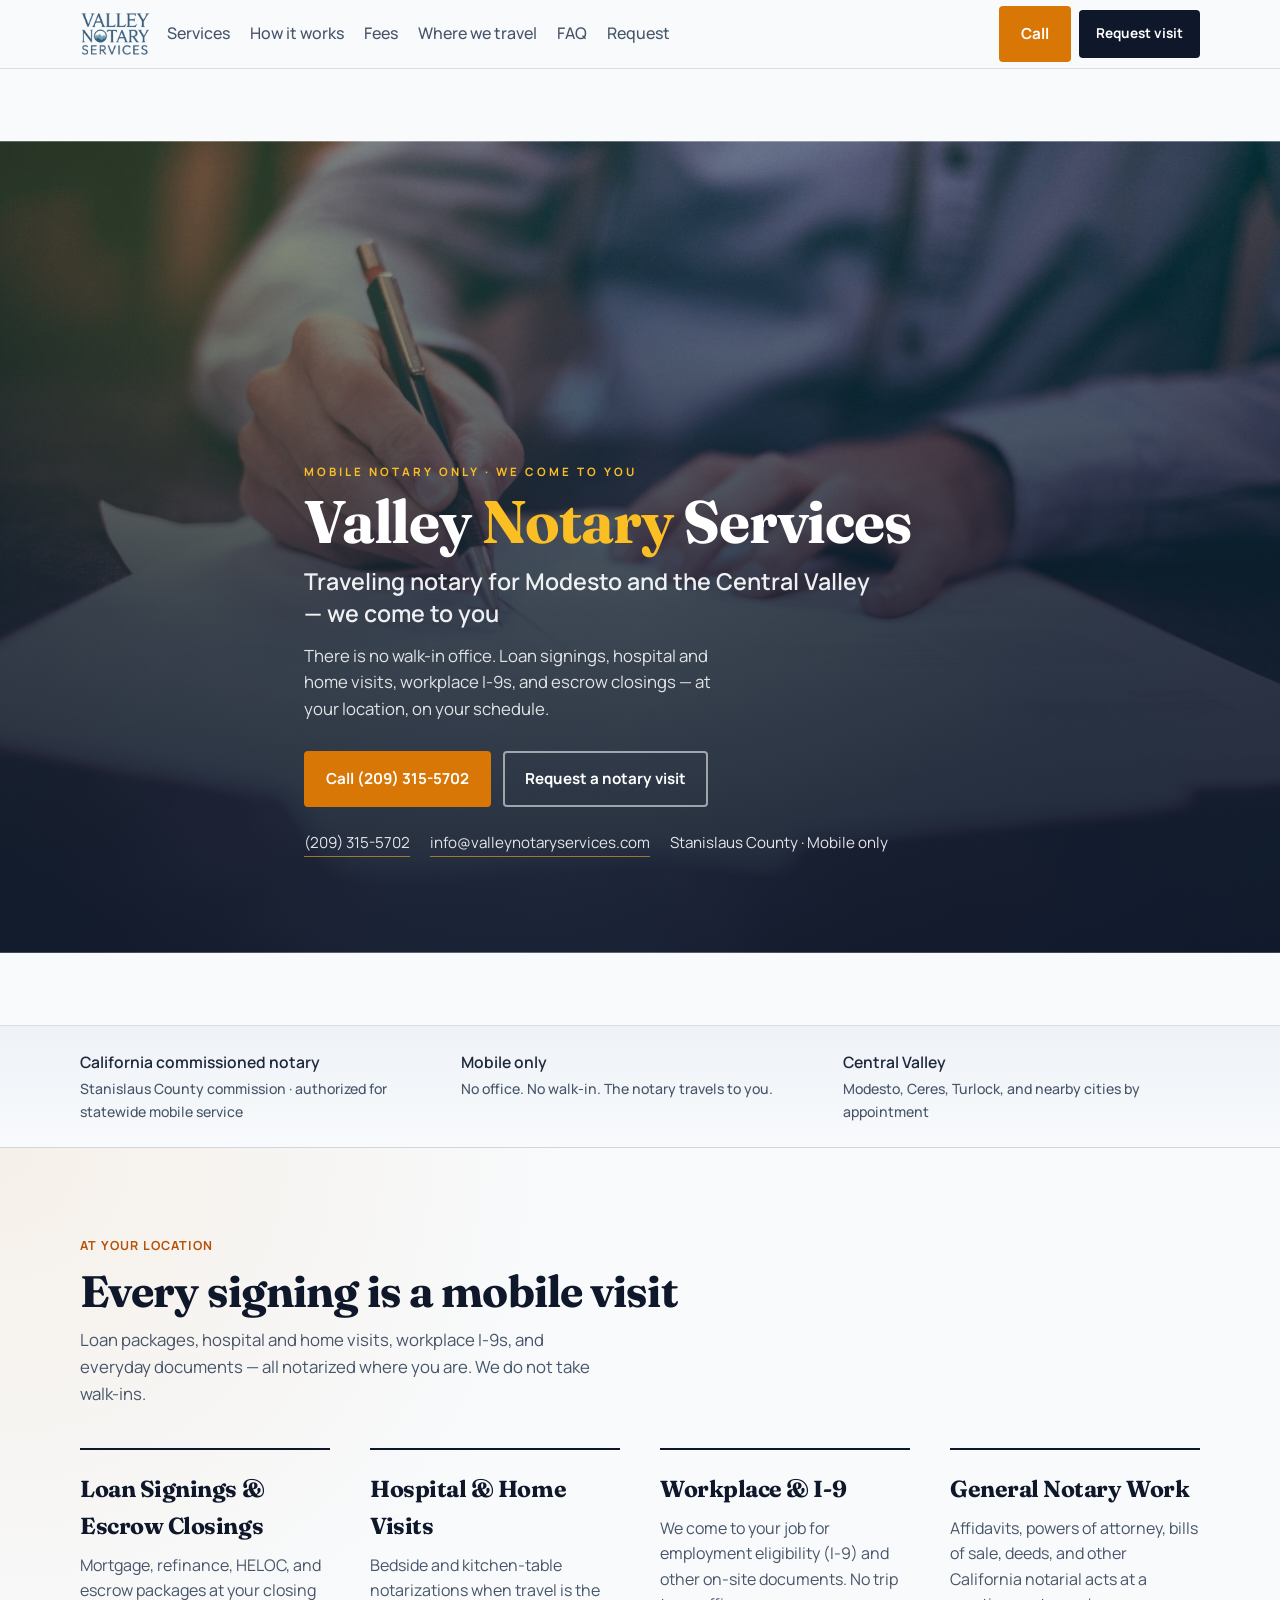
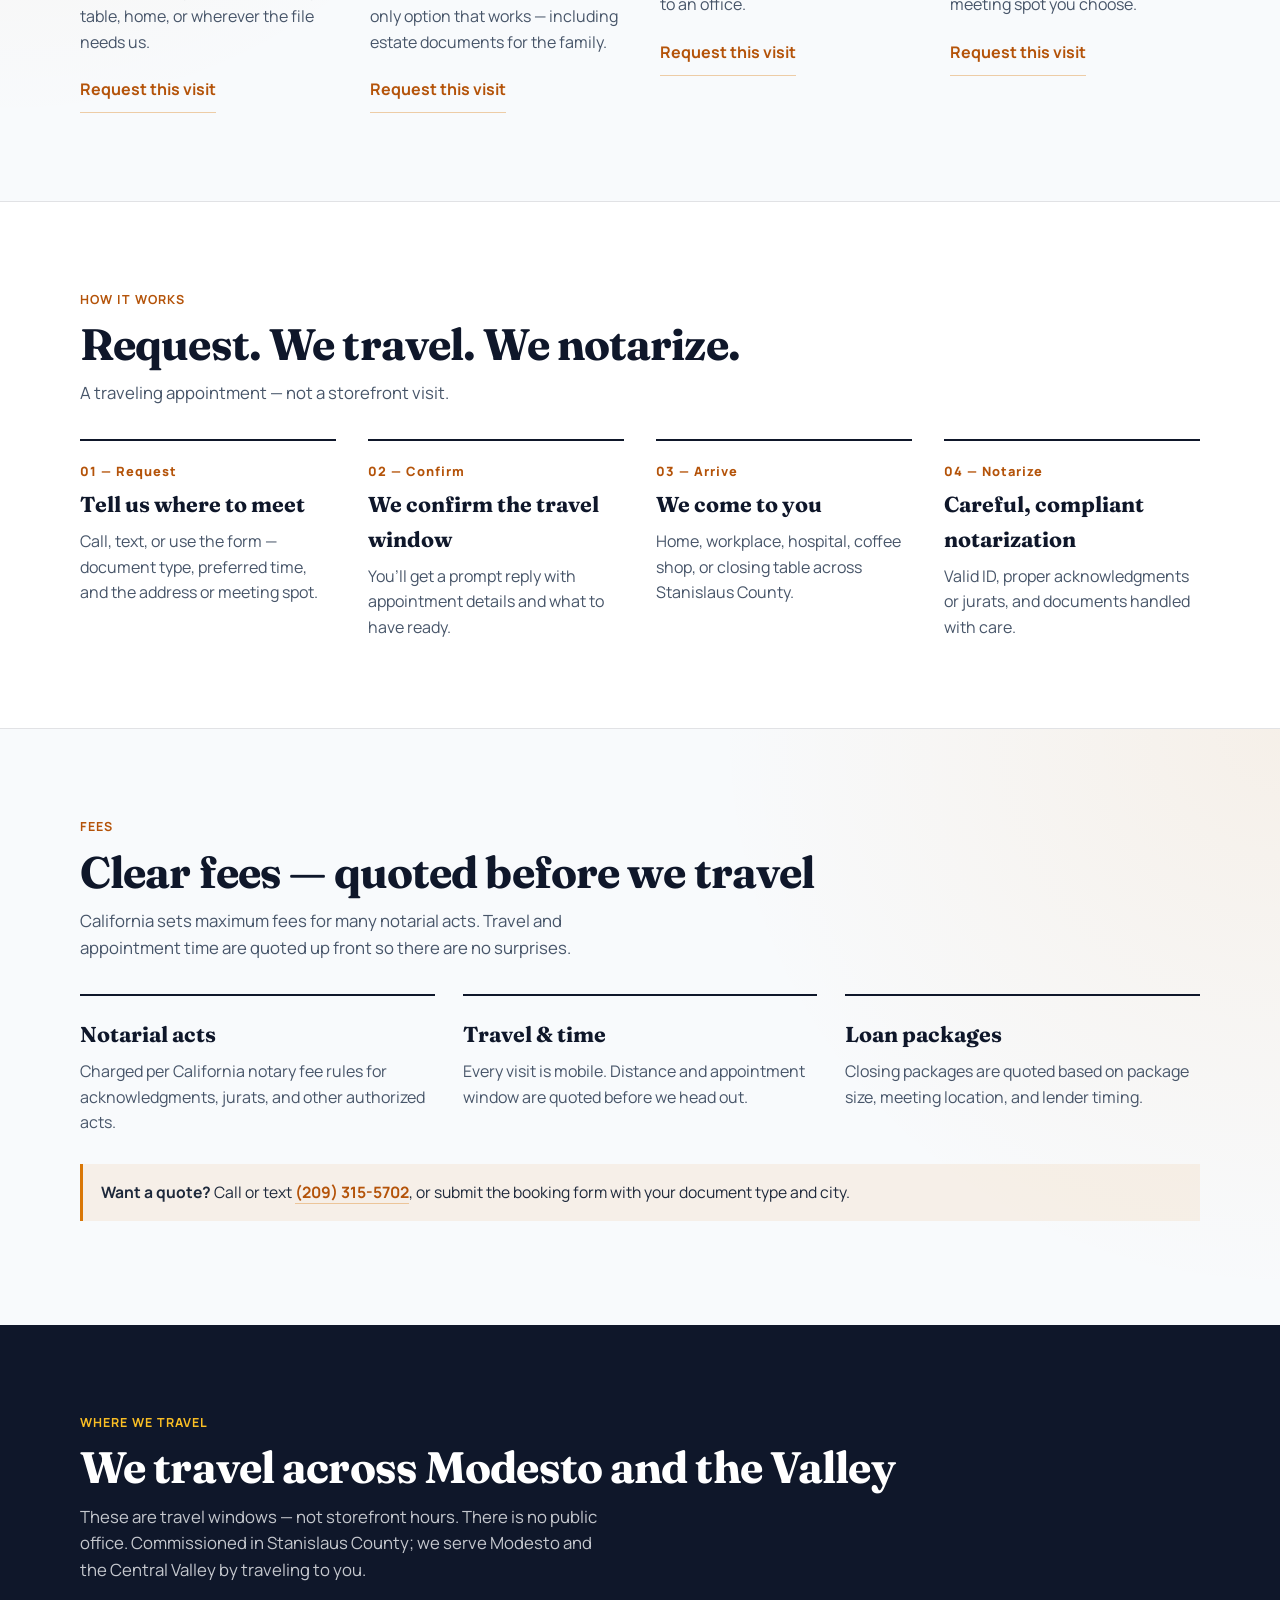
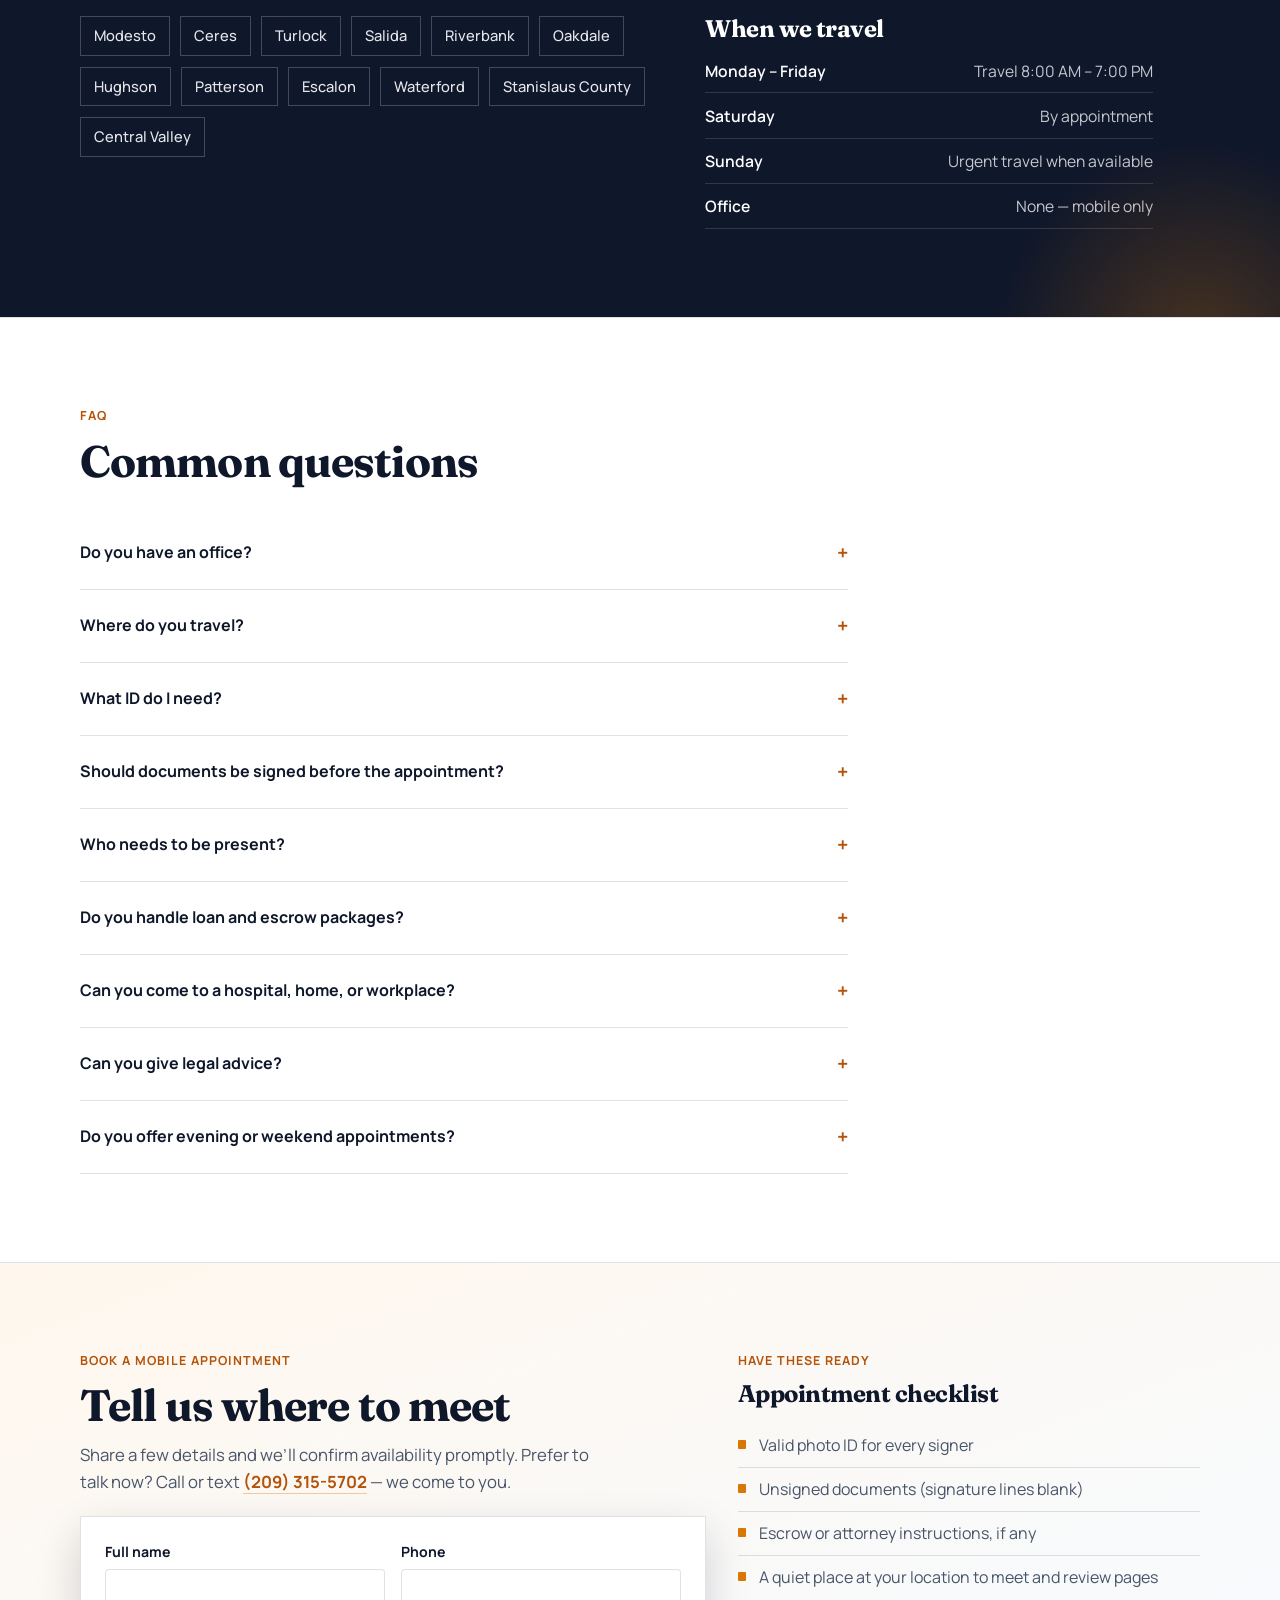
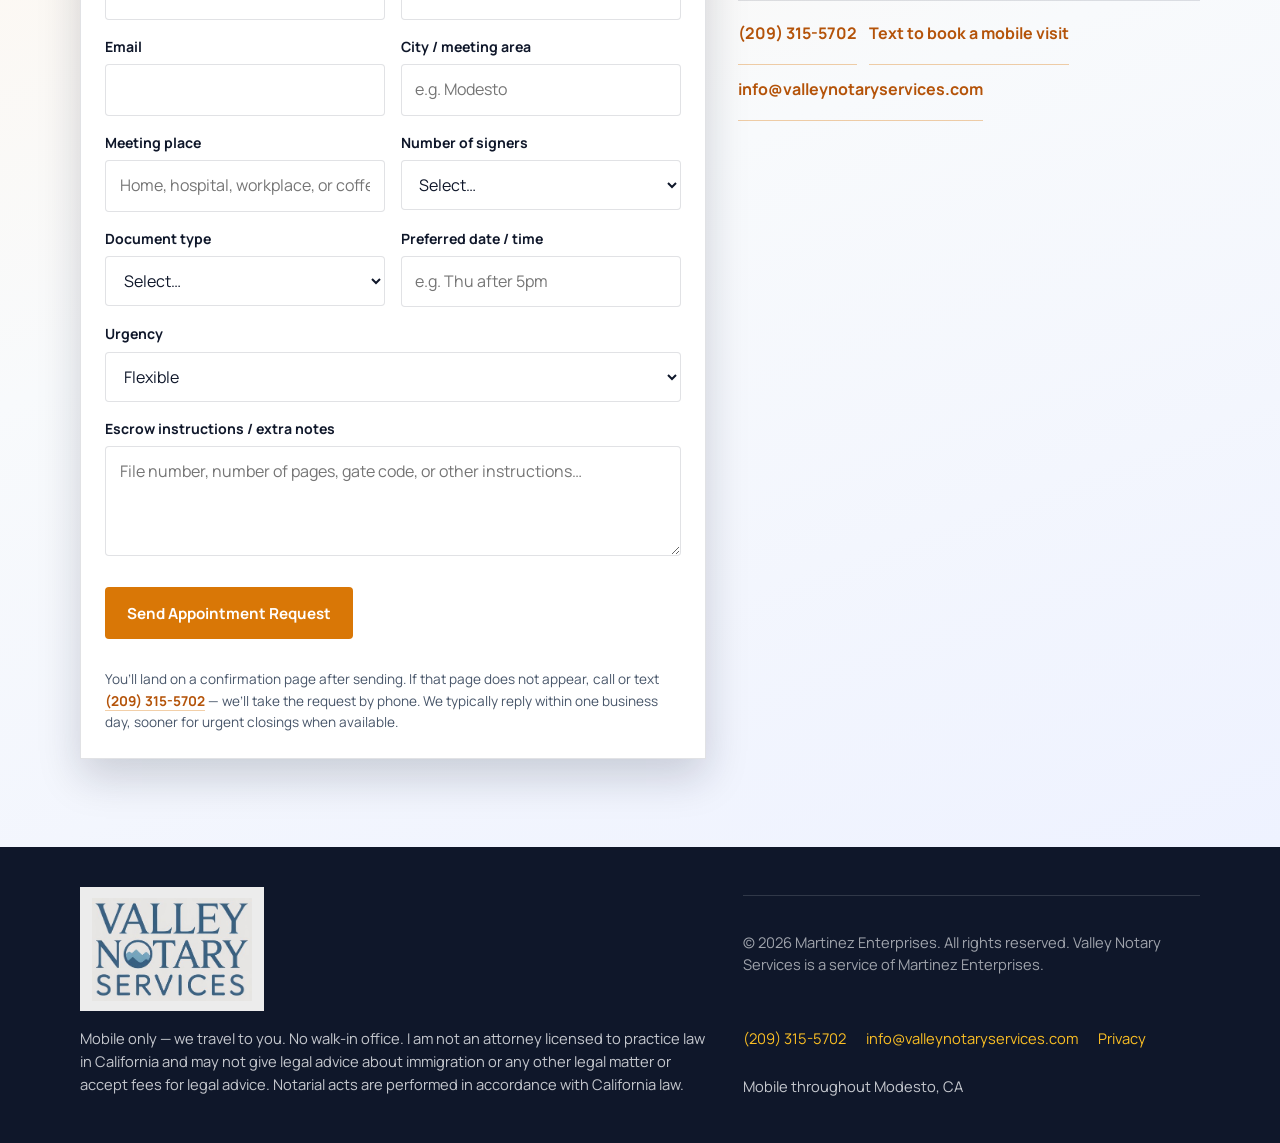
<file: index.html>
<!DOCTYPE html>
<html lang="en">
<head>
  <!-- build: jobs-ready-20260916b -->
  <meta charset="UTF-8" />
  <meta name="viewport" content="width=device-width, initial-scale=1.0" />
  <title>Valley Notary Services | Mobile Notary Only — We Come to You</title>
  <meta name="description" content="Mobile notary only — we come to you. Traveling California notary public for Modesto and Stanislaus County. Loan signings, hospital and home visits, workplace I-9s, and escrow closings at your location. No walk-in office. Call (209) 315-5702." />
  <meta name="robots" content="index, follow" />
  <meta name="theme-color" content="#0f172a" />
  <meta name="geo.region" content="US-CA" />
  <meta name="geo.placename" content="Modesto, California" />
  <link rel="canonical" href="https://valleynotaryservices.com/" />
  <link rel="icon" href="/favicon.svg" type="image/svg+xml" />
  <link rel="icon" href="/images/favicon-32.png" type="image/png" sizes="32x32" />
  <link rel="apple-touch-icon" href="/images/apple-touch-icon.png" />

  <meta property="og:type" content="website" />
  <meta property="og:url" content="https://valleynotaryservices.com/" />
  <meta property="og:title" content="Valley Notary Services | Mobile Notary Only — We Come to You" />
  <meta property="og:description" content="Traveling California notary for Modesto and the Central Valley. Loan signings, hospital and home visits, workplace I-9s, and escrow closings at your location. No walk-in office." />
  <meta property="og:image" content="https://valleynotaryservices.com/og-image.png" />
  <meta property="og:image:width" content="1200" />
  <meta property="og:image:height" content="630" />
  <meta property="og:locale" content="en_US" />
  <meta property="og:site_name" content="Valley Notary Services" />

  <meta name="twitter:card" content="summary_large_image" />
  <meta name="twitter:title" content="Valley Notary Services | Mobile Notary Only" />
  <meta name="twitter:description" content="Mobile notary only — we come to you. Loan signings, hospital and home visits, workplace I-9s, and escrow closings across Stanislaus County." />
  <meta name="twitter:image" content="https://valleynotaryservices.com/og-image.png" />

  <link rel="preconnect" href="https://fonts.googleapis.com" />
  <link rel="preconnect" href="https://fonts.gstatic.com" crossorigin />
  <link href="https://fonts.googleapis.com/css2?family=Fraunces:opsz,wght@9..144,500;9..144,700&family=Manrope:wght@400;500;600;700&display=swap" rel="stylesheet" />
  <meta property="og:image:alt" content="Valley Notary Services — mobile notary for Modesto and the Central Valley" />
  <link rel="stylesheet" href="/css/style.css?v=20260916b" />

  <script type="application/ld+json">
  {
    "@context": "https://schema.org",
    "@type": "Notary",
    "name": "Valley Notary Services",
    "url": "https://valleynotaryservices.com/",
    "logo": "https://valleynotaryservices.com/images/logo.png",
    "image": "https://valleynotaryservices.com/og-image.png",
    "description": "Mobile-only traveling California notary public. We come to you in Modesto, Stanislaus County, and the Central Valley. No walk-in office.",
    "email": "info@valleynotaryservices.com",
    "telephone": "+1-209-315-5702",
    "serviceType": "Mobile notary",
    "contactPoint": {
      "@type": "ContactPoint",
      "telephone": "+1-209-315-5702",
      "contactType": "customer service",
      "areaServed": "US-CA",
      "availableLanguage": "English"
    },
    "address": {
      "@type": "PostalAddress",
      "addressLocality": "Modesto",
      "addressRegion": "CA",
      "addressCountry": "US"
    },
    "areaServed": [
      {"@type": "City", "name": "Modesto"},
      {"@type": "City", "name": "Ceres"},
      {"@type": "City", "name": "Turlock"},
      {"@type": "City", "name": "Salida"},
      {"@type": "City", "name": "Riverbank"},
      {"@type": "City", "name": "Oakdale"},
      {"@type": "City", "name": "Hughson"},
      {"@type": "City", "name": "Patterson"},
      {"@type": "City", "name": "Escalon"},
      {"@type": "City", "name": "Waterford"},
      {"@type": "AdministrativeArea", "name": "Stanislaus County"},
      {"@type": "AdministrativeArea", "name": "Central Valley, California"}
    ],
    "openingHoursSpecification": [
      {
        "@type": "OpeningHoursSpecification",
        "dayOfWeek": ["Monday", "Tuesday", "Wednesday", "Thursday", "Friday"],
        "opens": "08:00",
        "closes": "19:00"
      }
    ],
    "parentOrganization": {
      "@type": "Organization",
      "name": "Martinez Enterprises"
    },
    "priceRange": "$$"
  }
  </script>
  <script type="application/ld+json">
  {
    "@context": "https://schema.org",
    "@type": "FAQPage",
    "mainEntity": [
      {
        "@type": "Question",
        "name": "Do you have an office?",
        "acceptedAnswer": {
          "@type": "Answer",
          "text": "No. Valley Notary Services is mobile only. There is no walk-in location. We meet you at home, your workplace, a hospital, a coffee shop, or the closing table."
        }
      },
      {
        "@type": "Question",
        "name": "Where do you travel?",
        "acceptedAnswer": {
          "@type": "Answer",
          "text": "Primarily Modesto, Ceres, Turlock, Salida, Riverbank, Oakdale, Hughson, Patterson, Escalon, Waterford, and the broader Stanislaus County / Central Valley area. Ask if your city is nearby — we confirm travel before booking."
        }
      },
      {
        "@type": "Question",
        "name": "What ID do I need?",
        "acceptedAnswer": {
          "@type": "Answer",
          "text": "Each signer must present valid, current photo identification that meets California notary requirements, such as a driver’s license, state ID, or passport. Bring original IDs — not photocopies."
        }
      },
      {
        "@type": "Question",
        "name": "Should documents be signed before the appointment?",
        "acceptedAnswer": {
          "@type": "Answer",
          "text": "No. Leave signature lines blank until the notary is present. Pre-signed documents typically cannot be notarized."
        }
      }
    ]
  }
  </script>
</head>
<body>
  <a class="skip-link" href="#main">Skip to content</a>

  <header class="site-header" id="top">
    <div class="wrap nav">
      <a class="brand" href="#top" aria-label="Valley Notary Services home">
        <img src="/images/logo.png" alt="Valley Notary Services" width="413" height="267" decoding="async" />
      </a>
      <nav class="nav-links" id="primary-nav" aria-label="Primary">
        <a href="#services">Services</a>
        <a href="#how-it-works">How it works</a>
        <a href="#fees">Fees</a>
        <a href="#area">Where we travel</a>
        <a href="#faq">FAQ</a>
        <a href="/request.html">Request</a>
      </nav>
      <div class="nav-actions">
        <a class="btn btn-primary nav-cta-call tap-target" href="tel:+12093155702" data-phone-href>Call</a>
        <a class="btn btn-dark nav-cta-desktop tap-target" href="/request.html">Request visit</a>
        <button type="button" class="nav-toggle" aria-label="Open menu" aria-expanded="false" aria-controls="primary-nav">
          <span></span><span></span><span></span>
        </button>
      </div>
    </div>
  </header>

  <main id="main">
    <section class="hero" aria-labelledby="hero-heading">
      <div class="hero-stage">
        <div class="hero-media" role="img" aria-label="Documents prepared for professional notarization"></div>
        <div class="wrap hero-content">
          <p class="hero-kicker">Mobile notary only · We come to you</p>
          <p class="hero-brand">Valley <span>Notary</span> Services</p>
          <h1 id="hero-heading">Traveling notary for Modesto and the Central Valley — we come to you</h1>
          <p class="hero-lead">There is no walk-in office. Loan signings, hospital and home visits, workplace I-9s, and escrow closings — at your location, on your schedule.</p>
          <div class="hero-actions">
            <a class="btn btn-primary tap-target" href="tel:+12093155702">Call (209) 315-5702</a>
            <a class="btn btn-secondary tap-target" href="/request.html">Request a notary visit</a>
          </div>
          <div class="hero-contact">
            <a href="tel:+12093155702" data-phone-href data-phone-label>(209) 315-5702</a>
            <a href="mailto:info@valleynotaryservices.com" data-email-href data-email-label>info@valleynotaryservices.com</a>
            <span>Stanislaus County · Mobile only</span>
          </div>
        </div>
      </div>
    </section>

    <div class="trust" aria-label="Why choose us">
      <div class="wrap trust-row">
        <div class="trust-item">California commissioned notary<span>Stanislaus County commission · authorized for statewide mobile service</span></div>
        <div class="trust-item">Mobile only<span>No office. No walk-in. The notary travels to you.</span></div>
        <div class="trust-item">Central Valley<span>Modesto, Ceres, Turlock, and nearby cities by appointment</span></div>
      </div>
    </div>

    <section class="services" id="services" aria-labelledby="services-heading">
      <div class="wrap">
        <div class="services-head">
          <p class="section-kicker">At your location</p>
          <h2 class="section-title" id="services-heading">Every signing is a mobile visit</h2>
          <p class="section-lead">Loan packages, hospital and home visits, workplace I-9s, and everyday documents — all notarized where you are. We do not take walk-ins.</p>
        </div>
        <div class="service-grid">
          <article class="service">
            <h3>Loan Signings &amp; Escrow Closings</h3>
            <p>Mortgage, refinance, HELOC, and escrow packages at your closing table, home, or wherever the file needs us.</p>
            <a class="service-book" href="/request.html?type=loan">Request this visit</a>
          </article>
          <article class="service">
            <h3>Hospital &amp; Home Visits</h3>
            <p>Bedside and kitchen-table notarizations when travel is the only option that works — including estate documents for the family.</p>
            <a class="service-book" href="/request.html?type=hospital">Request this visit</a>
          </article>
          <article class="service">
            <h3>Workplace &amp; I-9</h3>
            <p>We come to your job for employment eligibility (I-9) and other on-site documents. No trip to an office.</p>
            <a class="service-book" href="/request.html?type=i9">Request this visit</a>
          </article>
          <article class="service">
            <h3>General Notary Work</h3>
            <p>Affidavits, powers of attorney, bills of sale, deeds, and other California notarial acts at a meeting spot you choose.</p>
            <a class="service-book" href="/request.html?type=general">Request this visit</a>
          </article>
        </div>
      </div>
    </section>

    <section class="process" id="how-it-works" aria-labelledby="process-heading">
      <div class="wrap">
        <p class="section-kicker">How it works</p>
        <h2 class="section-title" id="process-heading">Request. We travel. We notarize.</h2>
        <p class="section-lead">A traveling appointment — not a storefront visit.</p>
        <ol class="process-grid">
          <li class="process-step">
            <span class="process-num">01 — Request</span>
            <h3>Tell us where to meet</h3>
            <p>Call, text, or use the form — document type, preferred time, and the address or meeting spot.</p>
          </li>
          <li class="process-step">
            <span class="process-num">02 — Confirm</span>
            <h3>We confirm the travel window</h3>
            <p>You’ll get a prompt reply with appointment details and what to have ready.</p>
          </li>
          <li class="process-step">
            <span class="process-num">03 — Arrive</span>
            <h3>We come to you</h3>
            <p>Home, workplace, hospital, coffee shop, or closing table across Stanislaus County.</p>
          </li>
          <li class="process-step">
            <span class="process-num">04 — Notarize</span>
            <h3>Careful, compliant notarization</h3>
            <p>Valid ID, proper acknowledgments or jurats, and documents handled with care.</p>
          </li>
        </ol>
      </div>
    </section>

    <section class="fees" id="fees" aria-labelledby="fees-heading">
      <div class="wrap">
        <p class="section-kicker">Fees</p>
        <h2 class="section-title" id="fees-heading">Clear fees — quoted before we travel</h2>
        <p class="section-lead">California sets maximum fees for many notarial acts. Travel and appointment time are quoted up front so there are no surprises.</p>
        <div class="fee-grid">
          <article class="fee-card">
            <h3>Notarial acts</h3>
            <p>Charged per California notary fee rules for acknowledgments, jurats, and other authorized acts.</p>
          </article>
          <article class="fee-card">
            <h3>Travel &amp; time</h3>
            <p>Every visit is mobile. Distance and appointment window are quoted before we head out.</p>
          </article>
          <article class="fee-card">
            <h3>Loan packages</h3>
            <p>Closing packages are quoted based on package size, meeting location, and lender timing.</p>
          </article>
        </div>
        <p class="fee-note"><strong>Want a quote?</strong> Call or text <a href="tel:+12093155702">(209) 315-5702</a>, or submit the booking form with your document type and city.</p>
      </div>
    </section>

    <section class="area" id="area" aria-labelledby="area-heading">
      <div class="wrap">
        <p class="section-kicker">Where we travel</p>
        <h2 class="section-title" id="area-heading">We travel across Modesto and the Valley</h2>
        <p class="section-lead">These are travel windows — not storefront hours. There is no public office. Commissioned in Stanislaus County; we serve Modesto and the Central Valley by traveling to you.</p>
        <div class="area-grid">
          <div>
            <ul class="city-list" aria-label="Cities we travel to">
              <li>Modesto</li>
              <li>Ceres</li>
              <li>Turlock</li>
              <li>Salida</li>
              <li>Riverbank</li>
              <li>Oakdale</li>
              <li>Hughson</li>
              <li>Patterson</li>
              <li>Escalon</li>
              <li>Waterford</li>
              <li>Stanislaus County</li>
              <li>Central Valley</li>
            </ul>
          </div>
          <div class="hours">
            <h3 class="section-title section-title-sm">When we travel</h3>
            <dl>
              <div>
                <dt>Monday – Friday</dt>
                <dd>Travel 8:00 AM – 7:00 PM</dd>
              </div>
              <div>
                <dt>Saturday</dt>
                <dd>By appointment</dd>
              </div>
              <div>
                <dt>Sunday</dt>
                <dd>Urgent travel when available</dd>
              </div>
              <div>
                <dt>Office</dt>
                <dd>None — mobile only</dd>
              </div>
            </dl>
          </div>
        </div>
      </div>
    </section>

    <section class="faq" id="faq" aria-labelledby="faq-heading">
      <div class="wrap">
        <p class="section-kicker">FAQ</p>
        <h2 class="section-title" id="faq-heading">Common questions</h2>
        <div class="faq-list">
          <details class="faq-item">
            <summary>Do you have an office?</summary>
            <p>No. Valley Notary Services is mobile only. There is no walk-in location. We meet you at home, your workplace, a hospital, a coffee shop, or the closing table.</p>
          </details>
          <details class="faq-item">
            <summary>Where do you travel?</summary>
            <p>Primarily Modesto, Ceres, Turlock, Salida, Riverbank, Oakdale, Hughson, Patterson, Escalon, Waterford, and the broader Stanislaus County / Central Valley area. Ask if your city is nearby — we’ll confirm travel before booking.</p>
          </details>
          <details class="faq-item">
            <summary>What ID do I need?</summary>
            <p>Each signer must present valid, current photo identification that meets California notary requirements (for example, a driver’s license, state ID, or passport). Bring original IDs — not photocopies.</p>
          </details>
          <details class="faq-item">
            <summary>Should documents be signed before the appointment?</summary>
            <p>No. Leave signature lines blank until the notary is present. Pre-signed documents typically cannot be notarized.</p>
          </details>
          <details class="faq-item">
            <summary>Who needs to be present?</summary>
            <p>Everyone who must sign or appear before the notary should be present with their ID. For some documents, witnesses may also be required — check your paperwork or ask your escrow officer or attorney.</p>
          </details>
          <details class="faq-item">
            <summary>Do you handle loan and escrow packages?</summary>
            <p>Yes. We complete mobile loan signings and real estate closing packages at your location, with careful attention to lender timelines and instructions.</p>
          </details>
          <details class="faq-item">
            <summary>Can you come to a hospital, home, or workplace?</summary>
            <p>Yes. Hospital, home, workplace, I-9, and other on-site visits are the core of this practice. Tell us the meeting spot when you book.</p>
          </details>
          <details class="faq-item">
            <summary>Can you give legal advice?</summary>
            <p>No. We are a California Notary Public, not an attorney. We cannot give legal advice or draft legal documents. We notarize documents you bring that are ready for a notarial act.</p>
          </details>
          <details class="faq-item">
            <summary>Do you offer evening or weekend appointments?</summary>
            <p>Weekdays we travel 8:00 AM–7:00 PM. Saturdays are by appointment; Sundays are limited to urgent travel when available. These are appointment windows, not office hours.</p>
          </details>
        </div>
      </div>
    </section>

    <section class="book" id="book" aria-labelledby="book-heading">
      <div class="wrap book-grid">
        <div>
          <p class="section-kicker">Book a mobile appointment</p>
          <h2 class="section-title" id="book-heading">Tell us where to meet</h2>
          <p class="section-lead" style="margin-bottom:1.25rem;">Share a few details and we’ll confirm availability promptly. Prefer to talk now? Call or text <a href="tel:+12093155702">(209) 315-5702</a> — we come to you.</p>

          <form
            class="book-form"
            id="booking-form"
            action="https://formsubmit.co/info@valleynotaryservices.com"
            method="POST"
            accept-charset="UTF-8"
          >
            <input type="hidden" name="_subject" value="Notary Appointment Request" />
            <input type="hidden" name="_next" value="https://valleynotaryservices.com/request-received.html" />
            <input type="hidden" name="_captcha" value="false" />
            <input type="hidden" name="_template" value="table" />
            <input type="hidden" name="_replyto" id="form-replyto" value="" />
            <input type="hidden" name="_autoresponse" value="Thank you for requesting a mobile notary visit with Valley Notary Services. We received your request and will confirm a meeting location typically within one business day (sooner for urgent closings when available). For same-day needs, call or text (209) 315-5702." />
            <div class="hp" aria-hidden="true">
              <label for="company">Company</label>
              <input type="text" name="_honey" id="company" tabindex="-1" autocomplete="off" />
            </div>

            <div class="form-grid">
              <div class="form-row">
                <div class="form-field">
                  <label for="name">Full name</label>
                  <input id="name" name="name" type="text" required autocomplete="name" />
                </div>
                <div class="form-field">
                  <label for="phone">Phone</label>
                  <input id="phone" name="phone" type="tel" required autocomplete="tel" />
                </div>
              </div>
              <div class="form-row">
                <div class="form-field">
                  <label for="email">Email</label>
                  <input id="email" name="email" type="email" required autocomplete="email" />
                </div>
                <div class="form-field">
                  <label for="city">City / meeting area</label>
                  <input id="city" name="city" type="text" required placeholder="e.g. Modesto" autocomplete="address-level2" />
                </div>
              </div>
              <div class="form-row">
                <div class="form-field">
                  <label for="meeting_location">Meeting place</label>
                  <input id="meeting_location" name="meeting_location" type="text" placeholder="Home, hospital, workplace, or coffee shop" autocomplete="street-address" />
                </div>
                <div class="form-field">
                  <label for="signers">Number of signers</label>
                  <select id="signers" name="signers">
                    <option value="">Select…</option>
                    <option>1</option>
                    <option>2</option>
                    <option>3</option>
                    <option>4+</option>
                  </select>
                </div>
              </div>
              <div class="form-row">
                <div class="form-field">
                  <label for="document_type">Document type</label>
                  <select id="document_type" name="document_type" required>
                    <option value="">Select…</option>
                    <option>Loan / real estate closing</option>
                    <option>Hospital / home visit</option>
                    <option>Workplace / I-9</option>
                    <option>Estate planning (will, trust, directive)</option>
                    <option>Power of attorney</option>
                    <option>Affidavit / general notary</option>
                    <option>Deed / bill of sale</option>
                    <option>Other</option>
                  </select>
                </div>
                <div class="form-field">
                  <label for="preferred_time">Preferred date / time</label>
                  <input id="preferred_time" name="preferred_time" type="text" required placeholder="e.g. Thu after 5pm" />
                </div>
              </div>
              <div class="form-field">
                <label for="urgency">Urgency</label>
                <select id="urgency" name="urgency">
                  <option>Flexible</option>
                  <option>Within a few days</option>
                  <option>Same day / urgent</option>
                </select>
              </div>
              <div class="form-field">
                <label for="notes">Escrow instructions / extra notes</label>
                <textarea id="notes" name="notes" placeholder="File number, number of pages, gate code, or other instructions…"></textarea>
              </div>
              <div class="form-actions">
                <button type="submit" class="btn btn-primary tap-target">Send Appointment Request</button>
              </div>
              <p class="form-note">You’ll land on a confirmation page after sending. If that page does not appear, call or text <a href="tel:+12093155702">(209) 315-5702</a> — we’ll take the request by phone. We typically reply within one business day, sooner for urgent closings when available.</p>
            </div>
          </form>
        </div>

        <aside class="book-aside" aria-label="Appointment checklist">
          <p class="section-kicker">Have these ready</p>
          <h3 class="section-title section-title-sm">Appointment checklist</h3>
          <ul class="checklist">
            <li>Valid photo ID for every signer</li>
            <li>Unsigned documents (signature lines blank)</li>
            <li>Escrow or attorney instructions, if any</li>
            <li>A quiet place at your location to meet and review pages</li>
          </ul>
          <div class="contact-links">
            <a class="tap-target" href="tel:+12093155702" data-phone-href data-phone-label>(209) 315-5702</a>
            <a class="tap-target" href="sms:+12093155702?body=Hi%20%E2%80%94%20I%27d%20like%20to%20book%20a%20mobile%20notary%20appointment." data-sms-href>Text to book a mobile visit</a>
            <a class="tap-target" href="mailto:info@valleynotaryservices.com" data-email-href data-email-label>info@valleynotaryservices.com</a>
          </div>
        </aside>
      </div>
    </section>
  </main>

  <footer class="site-footer">
    <div class="wrap footer-grid">
      <div>
        <div class="footer-brand">
          <img src="/images/logo-light.png" alt="Valley Notary Services" width="413" height="267" loading="lazy" decoding="async" />
        </div>
        <p class="footer-disclaimer">
          Mobile only — we travel to you. No walk-in office. I am not an attorney licensed to practice law in California and may not give legal advice about immigration or any other legal matter or accept fees for legal advice. Notarial acts are performed in accordance with California law.
        </p>
      </div>
      <div class="footer-meta">
        <p class="footer-copy">&copy; <span id="year">2026</span> Martinez Enterprises. All rights reserved. Valley Notary Services is a service of Martinez Enterprises.</p>
        <div class="footer-links">
          <a href="tel:+12093155702">(209) 315-5702</a>
          <a href="mailto:info@valleynotaryservices.com">info@valleynotaryservices.com</a>
          <a href="/privacy.html">Privacy</a>
          <span>Mobile throughout Modesto, CA</span>
        </div>
      </div>
    </div>
  </footer>

  <div class="sticky-cta" role="region" aria-label="Quick contact">
    <a href="tel:+12093155702" class="tap-target" data-phone-href>Call</a>
    <a href="sms:+12093155702?body=Hi%20%E2%80%94%20I%27d%20like%20to%20book%20a%20mobile%20notary%20appointment." class="tap-target" data-sms-href>Text</a>
    <a href="#book" class="tap-target">Request</a>
  </div>

  <script src="/js/site-config.js?v=20260916b"></script>
  <script src="/js/main.js?v=20260916b"></script>
</body>
</html>
</file>
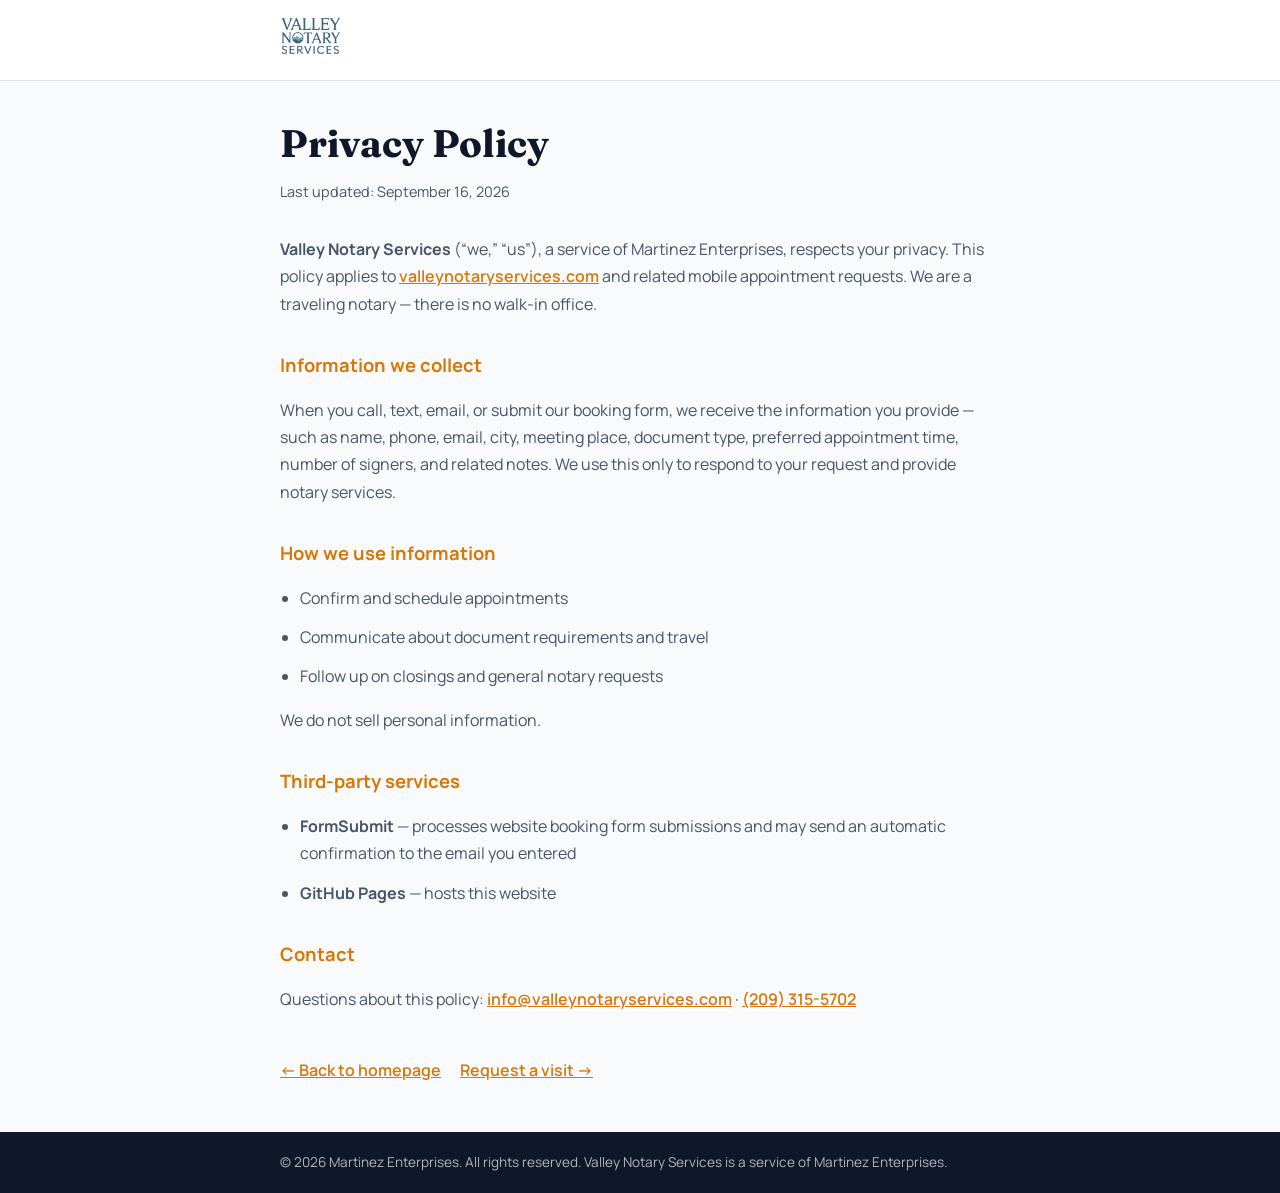
<file: privacy.html>
<!DOCTYPE html>
<html lang="en">
<head>
  <meta charset="UTF-8" />
  <meta name="viewport" content="width=device-width, initial-scale=1.0" />
  <title>Privacy Policy | Valley Notary Services</title>
  <meta name="description" content="Privacy policy for Valley Notary Services — how we handle contact and appointment information." />
  <meta name="robots" content="index, follow" />
  <link rel="canonical" href="https://valleynotaryservices.com/privacy.html" />
  <link rel="icon" href="/favicon.svg" type="image/svg+xml" />
  <link rel="icon" href="/images/favicon-32.png" type="image/png" sizes="32x32" />
  <link rel="apple-touch-icon" href="/images/apple-touch-icon.png" />
  <link rel="preconnect" href="https://fonts.googleapis.com" />
  <link rel="preconnect" href="https://fonts.gstatic.com" crossorigin />
  <link href="https://fonts.googleapis.com/css2?family=Fraunces:opsz,wght@9..144,700&family=Manrope:wght@400;600;700&display=swap" rel="stylesheet" />
  <style>
    :root {
      --navy: #0f172a;
      --gold: #d97706;
      --slate: #f8fafc;
      --muted: #475569;
      --line: rgba(15, 23, 42, 0.12);
      --font-display: "Fraunces", Georgia, serif;
      --font-body: "Manrope", "Segoe UI", sans-serif;
    }
    * { box-sizing: border-box; }
    body {
      margin: 0;
      font-family: var(--font-body);
      background: var(--slate);
      color: var(--navy);
      line-height: 1.7;
      min-height: 100vh;
      display: flex;
      flex-direction: column;
    }
    .top {
      background: #fff;
      border-bottom: 1px solid var(--line);
      padding: 1rem 0;
    }
    .wrap { width: min(100% - 2rem, 720px); margin-inline: auto; }
    .brand img { height: 2.5rem; width: auto; }
    main { flex: 1; padding: 2.5rem 0 3rem; }
    h1 {
      font-family: var(--font-display);
      font-size: clamp(1.85rem, 4vw, 2.4rem);
      margin: 0 0 0.5rem;
      line-height: 1.15;
    }
    .updated { color: var(--muted); font-size: 0.9rem; margin-bottom: 2rem; }
    h2 { font-size: 1.15rem; margin: 2rem 0 0.65rem; color: var(--gold); }
    p, li { color: var(--muted); margin-bottom: 0.75rem; }
    ul { padding-left: 1.25rem; }
    a { color: var(--gold); font-weight: 600; }
    .back { display: inline-block; margin-top: 2rem; }
    .site-footer {
      background: var(--navy);
      color: rgba(248, 250, 252, 0.7);
      padding: 1.25rem 0;
      font-size: 0.85rem;
      line-height: 1.5;
    }
    .site-footer p { margin: 0; color: inherit; }
  </style>
</head>
<body>
  <div class="top">
    <div class="wrap">
      <a class="brand" href="/">
        <img src="/images/logo.png" alt="Valley Notary Services" width="413" height="267" />
      </a>
    </div>
  </div>
  <main>
    <div class="wrap">
      <h1>Privacy Policy</h1>
      <p class="updated">Last updated: September 16, 2026</p>
      <p><strong>Valley Notary Services</strong> (“we,” “us”), a service of Martinez Enterprises, respects your privacy. This policy applies to <a href="https://valleynotaryservices.com/">valleynotaryservices.com</a> and related mobile appointment requests. We are a traveling notary — there is no walk-in office.</p>

      <h2>Information we collect</h2>
      <p>When you call, text, email, or submit our booking form, we receive the information you provide — such as name, phone, email, city, meeting place, document type, preferred appointment time, number of signers, and related notes. We use this only to respond to your request and provide notary services.</p>

      <h2>How we use information</h2>
      <ul>
        <li>Confirm and schedule appointments</li>
        <li>Communicate about document requirements and travel</li>
        <li>Follow up on closings and general notary requests</li>
      </ul>
      <p>We do not sell personal information.</p>

      <h2>Third-party services</h2>
      <ul>
        <li><strong>FormSubmit</strong> — processes website booking form submissions and may send an automatic confirmation to the email you entered</li>
        <li><strong>GitHub Pages</strong> — hosts this website</li>
      </ul>

      <h2>Contact</h2>
      <p>Questions about this policy: <a href="mailto:info@valleynotaryservices.com">info@valleynotaryservices.com</a> · <a href="tel:+12093155702">(209) 315-5702</a></p>

      <a class="back" href="/">← Back to homepage</a>
      <a class="back" href="/request.html" style="margin-left:1rem;">Request a visit →</a>
    </div>
  </main>
  <footer class="site-footer">
    <div class="wrap">
      <p>&copy; 2026 Martinez Enterprises. All rights reserved. Valley Notary Services is a service of Martinez Enterprises.</p>
    </div>
  </footer>
</body>
</html>
</file>
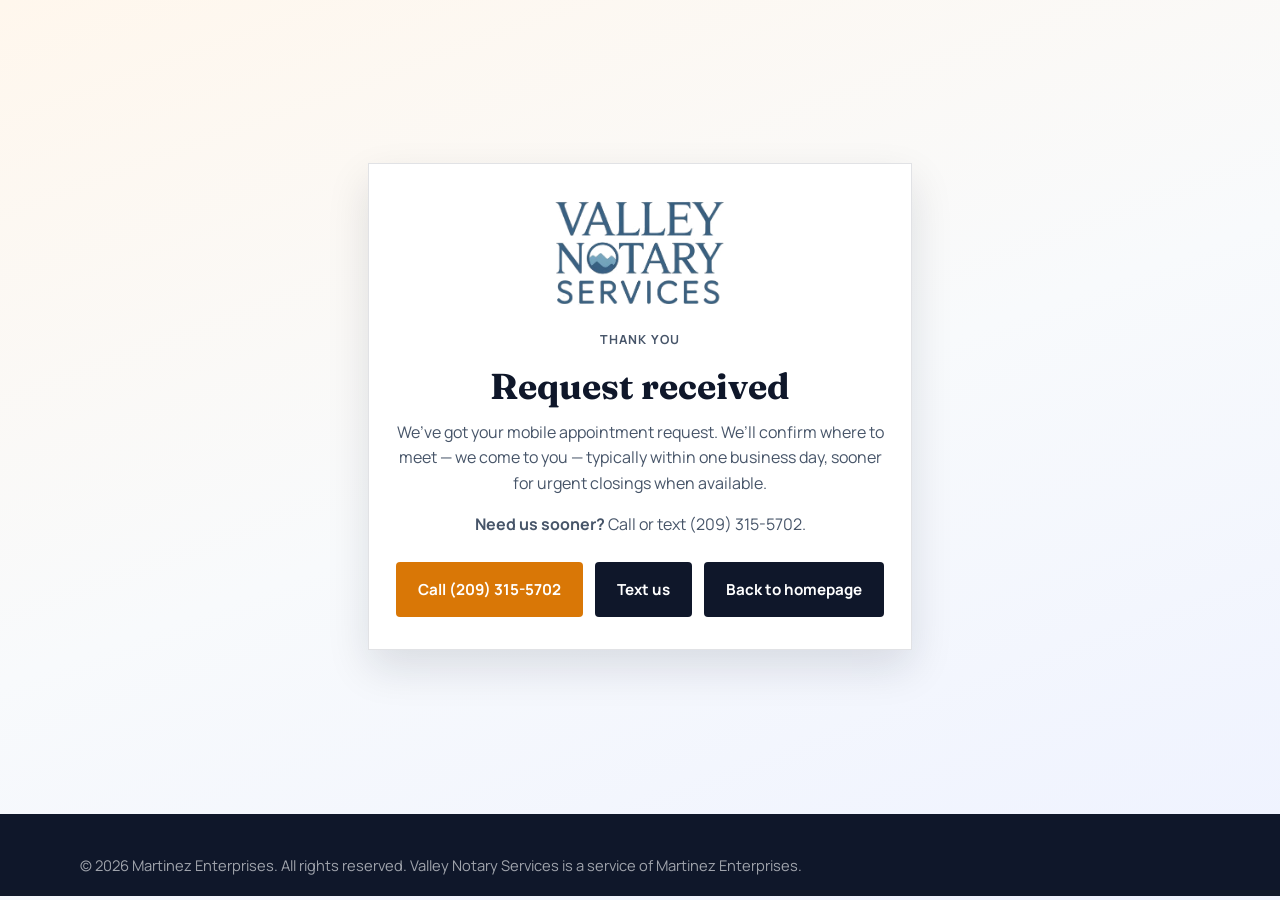
<file: request-received.html>
<!DOCTYPE html>
<html lang="en">
<head>
  <meta charset="UTF-8" />
  <meta name="viewport" content="width=device-width, initial-scale=1.0" />
  <meta name="robots" content="noindex" />
  <meta name="theme-color" content="#0f172a" />
  <title>Request Received | Valley Notary Services</title>
  <link rel="canonical" href="https://valleynotaryservices.com/request-received.html" />
  <link rel="icon" href="/favicon.svg" type="image/svg+xml" />
  <link rel="icon" href="/images/favicon-32.png" type="image/png" sizes="32x32" />
  <link rel="apple-touch-icon" href="/images/apple-touch-icon.png" />
  <link rel="preconnect" href="https://fonts.googleapis.com" />
  <link rel="preconnect" href="https://fonts.gstatic.com" crossorigin />
  <link href="https://fonts.googleapis.com/css2?family=Fraunces:opsz,wght@9..144,700&family=Manrope:wght@400;600;700&display=swap" rel="stylesheet" />
  <link rel="stylesheet" href="/css/style.css?v=20260916b" />
  <style>
    .confirm-page {
      min-height: 100vh;
      display: flex;
      flex-direction: column;
      background: linear-gradient(160deg, #fff7ed 0%, #f8fafc 50%, #eef2ff 100%);
      padding-bottom: 4.5rem;
    }
    .confirm-page .site-footer { padding-bottom: 1.25rem; margin-bottom: 0.25rem; }
    .confirm-main {
      flex: 1;
      display: grid;
      place-items: center;
      padding: 3rem 1rem;
    }
    .confirm-card {
      width: min(100%, 34rem);
      background: #fff;
      border: 1px solid rgba(15, 23, 42, 0.12);
      padding: 2rem 1.5rem;
      box-shadow: 0 18px 40px rgba(15, 23, 42, 0.12);
      text-align: center;
    }
    .confirm-card img {
      width: min(11rem, 60vw);
      height: auto;
      margin: 0 auto 1.25rem;
    }
    .confirm-card h1 {
      font-family: "Fraunces", Georgia, serif;
      font-size: clamp(1.75rem, 4vw, 2.25rem);
      color: #0f172a;
      margin: 0 0 0.75rem;
      line-height: 1.15;
    }
    .confirm-card p { color: #475569; margin: 0 0 1rem; overflow-wrap: break-word; }
    .confirm-actions {
      display: flex;
      flex-wrap: wrap;
      gap: 0.75rem;
      justify-content: center;
      margin-top: 1.5rem;
    }
    @media (min-width: 980px) {
      .confirm-page { padding-bottom: 0; }
    }
  </style>
</head>
<body class="confirm-page">
  <main class="confirm-main" id="main">
    <div class="confirm-card">
      <img src="/images/logo.png" alt="Valley Notary Services" width="413" height="267" />
      <p class="section-kicker">Thank you</p>
      <h1>Request received</h1>
      <p>We’ve got your mobile appointment request. We’ll confirm where to meet — we come to you — typically within one business day, sooner for urgent closings when available.</p>
      <p><strong>Need us sooner?</strong> Call or text <a href="tel:+12093155702">(209) 315-5702</a>.</p>
      <div class="confirm-actions">
        <a class="btn btn-primary tap-target" href="tel:+12093155702">Call (209) 315-5702</a>
        <a class="btn btn-dark tap-target" href="sms:+12093155702?body=Hi%20%E2%80%94%20following%20up%20on%20my%20notary%20request.">Text us</a>
        <a class="btn btn-dark tap-target" href="/">Back to homepage</a>
      </div>
    </div>
  </main>
  <footer class="site-footer">
    <div class="wrap">
      <p class="footer-copy" style="margin:0;border:0;padding:0;">&copy; 2026 Martinez Enterprises. All rights reserved. Valley Notary Services is a service of Martinez Enterprises.</p>
    </div>
  </footer>
  <div class="sticky-cta" role="region" aria-label="Quick contact">
    <a href="tel:+12093155702" class="tap-target">Call</a>
    <a href="sms:+12093155702?body=Hi%20%E2%80%94%20following%20up%20on%20my%20notary%20request." class="tap-target">Text</a>
    <a href="/" class="tap-target">Home</a>
  </div>
</body>
</html>
</file>
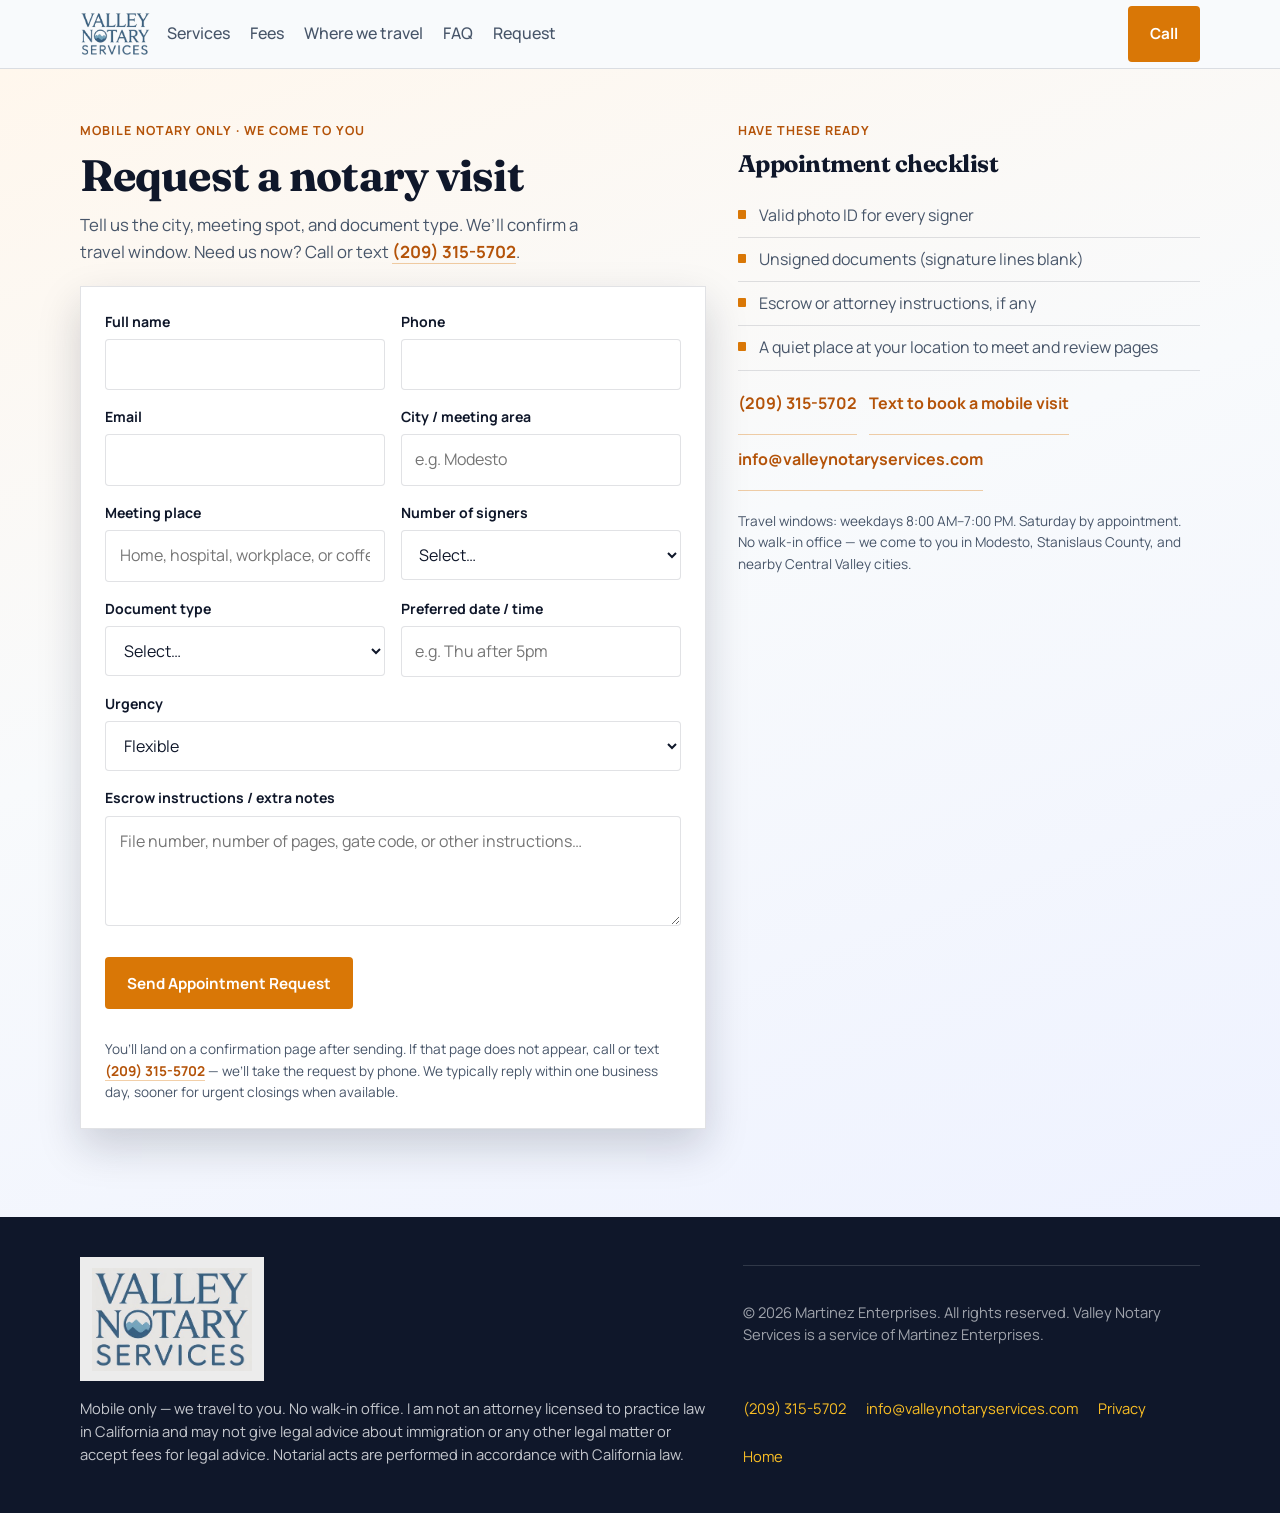
<file: request.html>
<!DOCTYPE html>
<html lang="en">
<head>
  <meta charset="UTF-8" />
  <meta name="viewport" content="width=device-width, initial-scale=1.0" />
  <title>Request a Mobile Notary Visit | Valley Notary Services</title>
  <meta name="description" content="Request a traveling notary in Modesto and Stanislaus County. We come to you — no walk-in office. Call (209) 315-5702 or send this form." />
  <meta name="robots" content="index, follow" />
  <meta name="theme-color" content="#0f172a" />
  <link rel="canonical" href="https://valleynotaryservices.com/request.html" />
  <link rel="icon" href="/favicon.svg" type="image/svg+xml" />
  <link rel="icon" href="/images/favicon-32.png" type="image/png" sizes="32x32" />
  <link rel="apple-touch-icon" href="/images/apple-touch-icon.png" />
  <meta property="og:type" content="website" />
  <meta property="og:url" content="https://valleynotaryservices.com/request.html" />
  <meta property="og:title" content="Request a Mobile Notary Visit | Valley Notary Services" />
  <meta property="og:description" content="Tell us where to meet. Traveling California notary for Modesto and the Central Valley. Call (209) 315-5702." />
  <meta property="og:image" content="https://valleynotaryservices.com/og-image.png" />
  <meta property="og:image:alt" content="Valley Notary Services — mobile notary for Modesto and the Central Valley" />
  <meta property="og:site_name" content="Valley Notary Services" />
  <link rel="preconnect" href="https://fonts.googleapis.com" />
  <link rel="preconnect" href="https://fonts.gstatic.com" crossorigin />
  <link href="https://fonts.googleapis.com/css2?family=Fraunces:opsz,wght@9..144,500;9..144,700&family=Manrope:wght@400;500;600;700&display=swap" rel="stylesheet" />
  <link rel="stylesheet" href="/css/style.css?v=20260916b" />
</head>
<body>
  <a class="skip-link" href="#main">Skip to content</a>

  <header class="site-header" id="top">
    <div class="wrap nav">
      <a class="brand" href="/" aria-label="Valley Notary Services home">
        <img src="/images/logo.png" alt="Valley Notary Services" width="413" height="267" decoding="async" />
      </a>
      <nav class="nav-links" id="primary-nav" aria-label="Primary">
        <a href="/#services">Services</a>
        <a href="/#fees">Fees</a>
        <a href="/#area">Where we travel</a>
        <a href="/#faq">FAQ</a>
        <a href="/request.html" aria-current="page">Request</a>
      </nav>
      <div class="nav-actions">
        <a class="btn btn-primary nav-cta-call tap-target" href="tel:+12093155702" data-phone-href>Call</a>
        <button type="button" class="nav-toggle" aria-label="Open menu" aria-expanded="false" aria-controls="primary-nav">
          <span></span><span></span><span></span>
        </button>
      </div>
    </div>
  </header>

  <main id="main">
    <section class="book request-page" id="book" aria-labelledby="book-heading">
      <div class="wrap book-grid">
        <div>
          <p class="section-kicker">Mobile notary only · We come to you</p>
          <h1 class="section-title" id="book-heading">Request a notary visit</h1>
          <p class="section-lead" style="margin-bottom:1.25rem;">Tell us the city, meeting spot, and document type. We’ll confirm a travel window. Need us now? Call or text <a href="tel:+12093155702">(209) 315-5702</a>.</p>

          <form
            class="book-form"
            id="booking-form"
            action="https://formsubmit.co/info@valleynotaryservices.com"
            method="POST"
            accept-charset="UTF-8"
          >
            <input type="hidden" name="_subject" value="Notary Appointment Request" />
            <input type="hidden" name="_next" value="https://valleynotaryservices.com/request-received.html" />
            <input type="hidden" name="_captcha" value="false" />
            <input type="hidden" name="_template" value="table" />
            <input type="hidden" name="_replyto" id="form-replyto" value="" />
            <input type="hidden" name="_autoresponse" value="Thank you for requesting a mobile notary visit with Valley Notary Services. We received your request and will confirm a meeting location typically within one business day (sooner for urgent closings when available). For same-day needs, call or text (209) 315-5702." />
            <div class="hp" aria-hidden="true">
              <label for="company">Company</label>
              <input type="text" name="_honey" id="company" tabindex="-1" autocomplete="off" />
            </div>

            <div class="form-grid">
              <div class="form-row">
                <div class="form-field">
                  <label for="name">Full name</label>
                  <input id="name" name="name" type="text" required autocomplete="name" />
                </div>
                <div class="form-field">
                  <label for="phone">Phone</label>
                  <input id="phone" name="phone" type="tel" required autocomplete="tel" />
                </div>
              </div>
              <div class="form-row">
                <div class="form-field">
                  <label for="email">Email</label>
                  <input id="email" name="email" type="email" required autocomplete="email" />
                </div>
                <div class="form-field">
                  <label for="city">City / meeting area</label>
                  <input id="city" name="city" type="text" required placeholder="e.g. Modesto" autocomplete="address-level2" />
                </div>
              </div>
              <div class="form-row">
                <div class="form-field">
                  <label for="meeting_location">Meeting place</label>
                  <input id="meeting_location" name="meeting_location" type="text" placeholder="Home, hospital, workplace, or coffee shop" autocomplete="street-address" />
                </div>
                <div class="form-field">
                  <label for="signers">Number of signers</label>
                  <select id="signers" name="signers">
                    <option value="">Select…</option>
                    <option>1</option>
                    <option>2</option>
                    <option>3</option>
                    <option>4+</option>
                  </select>
                </div>
              </div>
              <div class="form-row">
                <div class="form-field">
                  <label for="document_type">Document type</label>
                  <select id="document_type" name="document_type" required>
                    <option value="">Select…</option>
                    <option>Loan / real estate closing</option>
                    <option>Hospital / home visit</option>
                    <option>Workplace / I-9</option>
                    <option>Estate planning (will, trust, directive)</option>
                    <option>Power of attorney</option>
                    <option>Affidavit / general notary</option>
                    <option>Deed / bill of sale</option>
                    <option>Other</option>
                  </select>
                </div>
                <div class="form-field">
                  <label for="preferred_time">Preferred date / time</label>
                  <input id="preferred_time" name="preferred_time" type="text" required placeholder="e.g. Thu after 5pm" />
                </div>
              </div>
              <div class="form-field">
                <label for="urgency">Urgency</label>
                <select id="urgency" name="urgency">
                  <option>Flexible</option>
                  <option>Within a few days</option>
                  <option>Same day / urgent</option>
                </select>
              </div>
              <div class="form-field">
                <label for="notes">Escrow instructions / extra notes</label>
                <textarea id="notes" name="notes" placeholder="File number, number of pages, gate code, or other instructions…"></textarea>
              </div>
              <div class="form-actions">
                <button type="submit" class="btn btn-primary tap-target">Send Appointment Request</button>
              </div>
              <p class="form-note">You’ll land on a confirmation page after sending. If that page does not appear, call or text <a href="tel:+12093155702">(209) 315-5702</a> — we’ll take the request by phone. We typically reply within one business day, sooner for urgent closings when available.</p>
            </div>
          </form>
        </div>

        <aside class="book-aside" aria-label="Appointment checklist">
          <p class="section-kicker">Have these ready</p>
          <h2 class="section-title section-title-sm">Appointment checklist</h2>
          <ul class="checklist">
            <li>Valid photo ID for every signer</li>
            <li>Unsigned documents (signature lines blank)</li>
            <li>Escrow or attorney instructions, if any</li>
            <li>A quiet place at your location to meet and review pages</li>
          </ul>
          <div class="contact-links">
            <a class="tap-target" href="tel:+12093155702" data-phone-href data-phone-label>(209) 315-5702</a>
            <a class="tap-target" href="sms:+12093155702?body=Hi%20%E2%80%94%20I%27d%20like%20to%20book%20a%20mobile%20notary%20appointment." data-sms-href>Text to book a mobile visit</a>
            <a class="tap-target" href="mailto:info@valleynotaryservices.com" data-email-href data-email-label>info@valleynotaryservices.com</a>
          </div>
          <p class="form-note" style="margin-top:1.25rem;">Travel windows: weekdays 8:00 AM–7:00 PM. Saturday by appointment. No walk-in office — we come to you in Modesto, Stanislaus County, and nearby Central Valley cities.</p>
        </aside>
      </div>
    </section>
  </main>

  <footer class="site-footer">
    <div class="wrap footer-grid">
      <div>
        <div class="footer-brand">
          <img src="/images/logo-light.png" alt="Valley Notary Services" width="413" height="267" loading="lazy" decoding="async" />
        </div>
        <p class="footer-disclaimer">
          Mobile only — we travel to you. No walk-in office. I am not an attorney licensed to practice law in California and may not give legal advice about immigration or any other legal matter or accept fees for legal advice. Notarial acts are performed in accordance with California law.
        </p>
      </div>
      <div class="footer-meta">
        <p class="footer-copy">&copy; <span id="year">2026</span> Martinez Enterprises. All rights reserved. Valley Notary Services is a service of Martinez Enterprises.</p>
        <div class="footer-links">
          <a href="tel:+12093155702">(209) 315-5702</a>
          <a href="mailto:info@valleynotaryservices.com">info@valleynotaryservices.com</a>
          <a href="/privacy.html">Privacy</a>
          <a href="/">Home</a>
        </div>
      </div>
    </div>
  </footer>

  <div class="sticky-cta" role="region" aria-label="Quick contact">
    <a href="tel:+12093155702" class="tap-target" data-phone-href>Call</a>
    <a href="sms:+12093155702?body=Hi%20%E2%80%94%20I%27d%20like%20to%20book%20a%20mobile%20notary%20appointment." class="tap-target" data-sms-href>Text</a>
    <a href="#book" class="tap-target">Request</a>
  </div>

  <script src="/js/site-config.js?v=20260916b"></script>
  <script src="/js/main.js?v=20260916b"></script>
</body>
</html>
</file>
<file: css/style.css>
/* Valley Notary Services */
:root {
  --navy: #0f172a;
  --navy-soft: #1e293b;
  --gold: #d97706;
  --gold-deep: #b45309;
  --gold-soft: #fbbf24;
  --slate: #f8fafc;
  --ink: #0f172a;
  --muted: #475569;
  --line: rgba(15, 23, 42, 0.12);
  --white: #ffffff;
  --max: 1120px;
  --radius: 4px;
  --shadow: 0 18px 40px rgba(15, 23, 42, 0.18);
  --font-display: "Fraunces", Georgia, serif;
  --font-body: "Manrope", "Segoe UI", sans-serif;
}

*, *::before, *::after { box-sizing: border-box; }
html { scroll-behavior: smooth; overflow-x: clip; }
body {
  margin: 0;
  font-family: var(--font-body);
  color: var(--ink);
  background: var(--slate);
  line-height: 1.6;
  -webkit-font-smoothing: antialiased;
  padding-bottom: 4.5rem;
  overflow-x: clip;
}
img { max-width: 100%; display: block; }
a { color: inherit; text-decoration: none; }
.wrap { width: min(100% - 2rem, var(--max)); margin-inline: auto; }

.skip-link {
  position: absolute;
  left: -9999px;
  top: 0;
  z-index: 100;
  background: var(--gold);
  color: #fff;
  padding: 0.75rem 1rem;
  font-weight: 700;
}
.skip-link:focus { left: 1rem; top: 1rem; }
:focus-visible { outline: 3px solid var(--gold); outline-offset: 3px; }
.tap-target { min-height: 44px; min-width: 44px; }

.site-header {
  position: sticky;
  top: 0;
  z-index: 40;
  backdrop-filter: blur(12px);
  background: rgba(248, 250, 252, 0.92);
  border-bottom: 1px solid var(--line);
}
.nav {
  display: flex;
  align-items: center;
  justify-content: space-between;
  gap: 1rem;
  min-height: 4.25rem;
  position: relative;
}
.brand { display: inline-flex; align-items: center; flex-shrink: 0; line-height: 0; }
.brand img { height: clamp(2.35rem, 5.5vw, 2.85rem); width: auto; }

.nav-actions {
  display: flex;
  align-items: center;
  gap: 0.5rem;
  margin-left: auto;
  flex-shrink: 0;
}
.nav-cta-call {
  padding: 0.65rem 0.95rem;
  font-size: 0.88rem;
  white-space: nowrap;
}
.nav-cta-desktop { display: none; }

.nav-toggle {
  display: inline-flex;
  flex-direction: column;
  justify-content: center;
  gap: 5px;
  width: 44px;
  height: 44px;
  padding: 10px;
  border: 1px solid var(--line);
  border-radius: var(--radius);
  background: var(--white);
  cursor: pointer;
}
.nav-toggle span {
  display: block;
  height: 2px;
  width: 100%;
  background: var(--navy);
  border-radius: 1px;
}
.nav-links {
  display: none;
  position: absolute;
  top: 100%;
  left: 0;
  right: 0;
  flex-direction: column;
  gap: 0;
  background: rgba(248, 250, 252, 0.98);
  border-bottom: 1px solid var(--line);
  padding: 0.5rem 1rem 1rem;
  box-shadow: 0 12px 24px rgba(15, 23, 42, 0.08);
}
.nav-links.is-open { display: flex; }
.nav-links a {
  padding: 0.85rem 0.5rem;
  border-bottom: 1px solid var(--line);
  color: var(--navy);
  font-weight: 600;
}
.nav-links a:last-child { border-bottom: 0; }

.btn {
  display: inline-flex;
  align-items: center;
  justify-content: center;
  gap: 0.5rem;
  padding: 0.85rem 1.25rem;
  border-radius: var(--radius);
  font-weight: 700;
  font-size: 0.95rem;
  border: 2px solid transparent;
  transition: transform 180ms ease, background 180ms ease, color 180ms ease, border-color 180ms ease;
  cursor: pointer;
  font-family: inherit;
}
.btn:hover { transform: translateY(-1px); }
.btn-primary { background: var(--gold); color: var(--white); }
.btn-primary:hover { background: var(--gold-deep); }
.btn-secondary {
  background: transparent;
  color: var(--white);
  border-color: rgba(255, 255, 255, 0.55);
}
.btn-secondary:hover {
  background: rgba(255, 255, 255, 0.1);
  border-color: var(--white);
}
.btn-dark { background: var(--navy); color: var(--white); }
.btn-dark:hover { background: var(--navy-soft); }
.btn.nav-cta-desktop { display: none; }

.hero {
  position: relative;
  min-height: min(88vh, 780px);
  display: grid;
  color: var(--white);
  overflow: hidden;
  isolation: isolate;
}
.hero-stage {
  position: relative;
  display: grid;
  align-items: end;
  min-height: min(88vh, 780px);
}
.hero-media {
  position: absolute;
  inset: 0;
  z-index: -2;
  background:
    linear-gradient(180deg, rgba(15, 23, 42, 0.35) 0%, rgba(15, 23, 42, 0.78) 58%, rgba(15, 23, 42, 0.92) 100%),
    linear-gradient(120deg, rgba(217, 119, 6, 0.22), transparent 45%),
    url("/images/hero.jpg") center / cover no-repeat;
  transform: scale(1.04);
  animation: heroDrift 18s ease-in-out infinite alternate;
}
.hero-media::after {
  content: "";
  position: absolute;
  inset: 0;
  background-image:
    radial-gradient(circle at 20% 20%, rgba(251, 191, 36, 0.12), transparent 28%),
    radial-gradient(circle at 80% 70%, rgba(15, 23, 42, 0.2), transparent 35%);
  pointer-events: none;
}
.hero-content {
  padding: clamp(4rem, 10vw, 7rem) 0 clamp(3rem, 8vw, 5rem);
  max-width: 42rem;
  animation: riseIn 700ms ease both;
}
.hero-kicker {
  margin: 0 0 0.55rem;
  font-size: 0.72rem;
  font-weight: 700;
  letter-spacing: 0.26em;
  text-transform: uppercase;
  color: var(--gold-soft);
}
.hero-brand {
  font-family: var(--font-display);
  font-size: clamp(2.35rem, 6.5vw, 3.75rem);
  font-weight: 700;
  line-height: 1.05;
  letter-spacing: -0.02em;
  margin: 0 0 0.85rem;
  max-width: 16ch;
}
.hero-brand span { color: var(--gold-soft); }
.hero h1 {
  margin: 0 0 0.85rem;
  font-family: var(--font-body);
  font-size: clamp(1.15rem, 2.6vw, 1.45rem);
  font-weight: 600;
  line-height: 1.35;
  max-width: 38ch;
  color: rgba(248, 250, 252, 0.95);
}
.hero-lead {
  margin: 0 0 1.75rem;
  color: rgba(248, 250, 252, 0.88);
  font-size: 1.05rem;
  max-width: 42ch;
}
.hero-actions {
  display: flex;
  flex-wrap: wrap;
  gap: 0.75rem;
  margin-bottom: 1.5rem;
}
.hero-actions .btn { max-width: 100%; }
.hero-contact {
  display: flex;
  flex-wrap: wrap;
  gap: 0.75rem 1.25rem;
  font-size: 0.95rem;
  color: rgba(248, 250, 252, 0.9);
}
.hero-contact a {
  border-bottom: 1px solid rgba(251, 191, 36, 0.55);
  padding-bottom: 1px;
}
.hero-contact a:hover { color: var(--gold-soft); }

section { padding: clamp(3.5rem, 8vw, 5.5rem) 0; }
.section-kicker {
  color: var(--gold-deep);
  font-weight: 700;
  letter-spacing: 0.08em;
  text-transform: uppercase;
  font-size: 0.78rem;
  margin: 0 0 0.65rem;
}
.section-title {
  font-family: var(--font-display);
  font-size: clamp(1.9rem, 4vw, 2.75rem);
  line-height: 1.1;
  letter-spacing: -0.02em;
  margin: 0 0 0.75rem;
  color: var(--navy);
}
.section-title-sm { font-size: 1.5rem; }
.section-lead {
  margin: 0;
  color: var(--muted);
  max-width: 52ch;
  font-size: 1.05rem;
}

.trust {
  background: linear-gradient(180deg, #eef2f7 0%, var(--slate) 100%);
  border-block: 1px solid var(--line);
  padding: 1.5rem 0;
}
.trust-row { display: grid; gap: 1rem; grid-template-columns: 1fr; }
.trust-item { font-weight: 600; color: var(--navy-soft); font-size: 0.98rem; }
.trust-item span {
  display: block;
  color: var(--muted);
  font-weight: 500;
  font-size: 0.88rem;
  margin-top: 0.2rem;
}

.services {
  background:
    radial-gradient(circle at top left, rgba(217, 119, 6, 0.08), transparent 40%),
    var(--slate);
}
.services-head { margin-bottom: 2.5rem; }
.service-grid { display: grid; gap: 1.5rem; grid-template-columns: 1fr; }
.service {
  padding-top: 1.25rem;
  border-top: 2px solid var(--navy);
  animation: fadeUp 700ms ease both;
}
.service:nth-child(2) { animation-delay: 80ms; }
.service:nth-child(3) { animation-delay: 160ms; }
.service:nth-child(4) { animation-delay: 240ms; }
.service h3 {
  margin: 0 0 0.55rem;
  font-family: var(--font-display);
  font-size: 1.45rem;
  color: var(--navy);
  letter-spacing: -0.02em;
}
.service p { margin: 0; color: var(--muted); }
.service-book {
  display: inline-flex;
  align-items: center;
  margin-top: 0.85rem;
  min-height: 44px;
  font-weight: 700;
  color: var(--gold-deep);
  border-bottom: 1px solid rgba(217, 119, 6, 0.35);
}

.process { background: var(--white); border-block: 1px solid var(--line); }
.process-grid {
  display: grid;
  gap: 1.25rem;
  margin: 2rem 0 0;
  padding: 0;
  list-style: none;
}
.process-step { padding-top: 1.25rem; border-top: 2px solid var(--navy); }
.process-num {
  display: block;
  font-weight: 800;
  letter-spacing: 0.08em;
  color: var(--gold-deep);
  font-size: 0.8rem;
  margin-bottom: 0.4rem;
}
.process-step h3 {
  margin: 0 0 0.4rem;
  font-family: var(--font-display);
  font-size: 1.35rem;
  color: var(--navy);
}
.process-step p { margin: 0; color: var(--muted); }

.fees {
  background:
    radial-gradient(circle at top right, rgba(217, 119, 6, 0.08), transparent 40%),
    var(--slate);
}
.fee-grid { display: grid; gap: 1.25rem; margin-top: 2rem; }
.fee-card { padding-top: 1.35rem; border-top: 2px solid var(--navy); }
.fee-card h3 {
  margin: 0 0 0.45rem;
  font-family: var(--font-display);
  font-size: 1.35rem;
  color: var(--navy);
}
.fee-card p { margin: 0; color: var(--muted); }
.fee-note {
  margin-top: 1.75rem;
  padding: 1rem 1.15rem;
  background: rgba(217, 119, 6, 0.08);
  border-left: 3px solid var(--gold);
  color: var(--navy-soft);
  font-size: 0.98rem;
}
.fee-note a {
  color: var(--gold-deep);
  font-weight: 700;
  border-bottom: 1px solid rgba(217, 119, 6, 0.35);
}

.area {
  background: var(--navy);
  color: var(--white);
  position: relative;
  overflow: hidden;
}
.area::before {
  content: "";
  position: absolute;
  inset: auto -10% -40% auto;
  width: 420px;
  height: 420px;
  background: radial-gradient(circle, rgba(217, 119, 6, 0.28), transparent 68%);
  pointer-events: none;
}
.area .section-title { color: var(--white); }
.area .section-kicker { color: var(--gold-soft); }
.area .section-lead { color: rgba(248, 250, 252, 0.78); }
.area-grid { display: grid; gap: 2rem; margin-top: 2rem; }
.city-list {
  display: flex;
  flex-wrap: wrap;
  gap: 0.65rem;
  padding: 0;
  margin: 0;
  list-style: none;
}
.city-list li {
  padding: 0.45rem 0.8rem;
  border: 1px solid rgba(248, 250, 252, 0.22);
  color: rgba(248, 250, 252, 0.92);
  font-size: 0.92rem;
  font-weight: 500;
}
.hours { max-width: 28rem; }
.hours dl { margin: 1rem 0 0; display: grid; gap: 0.65rem; }
.hours div {
  display: flex;
  justify-content: space-between;
  gap: 1rem;
  border-bottom: 1px solid rgba(248, 250, 252, 0.14);
  padding-bottom: 0.55rem;
  font-size: 0.98rem;
}
.hours dt { font-weight: 600; }
.hours dd { margin: 0; color: rgba(248, 250, 252, 0.78); }

.faq { background: var(--white); border-block: 1px solid var(--line); }
.faq-list { margin-top: 2rem; max-width: 48rem; }
.faq-item { border-bottom: 1px solid var(--line); padding: 0.25rem 0; }
.faq-item summary {
  cursor: pointer;
  font-weight: 700;
  color: var(--navy);
  padding: 1rem 0;
  list-style: none;
  display: flex;
  justify-content: space-between;
  gap: 1rem;
  align-items: center;
}
.faq-item summary::-webkit-details-marker { display: none; }
.faq-item summary::after {
  content: "+";
  font-size: 1.25rem;
  color: var(--gold-deep);
  font-weight: 700;
}
.faq-item[open] summary::after { content: "–"; }
.faq-item p { margin: 0 0 1rem; color: var(--muted); }

.book {
  background: linear-gradient(160deg, #fff7ed 0%, var(--slate) 45%, #eef2ff 100%);
}
.book-grid { display: grid; gap: 2rem; align-items: start; }
.book-form {
  position: relative;
  background: var(--white);
  border: 1px solid var(--line);
  padding: 1.5rem;
  box-shadow: var(--shadow);
}
.form-grid { display: grid; gap: 1rem; }
.form-field label {
  display: block;
  font-weight: 700;
  font-size: 0.88rem;
  color: var(--navy);
  margin-bottom: 0.35rem;
}
.form-field input,
.form-field select,
.form-field textarea {
  width: 100%;
  padding: 0.75rem 0.85rem;
  border: 1px solid var(--line);
  border-radius: var(--radius);
  font: inherit;
  background: #fff;
  color: var(--ink);
}
.form-field textarea { min-height: 110px; resize: vertical; }
.form-field input:focus,
.form-field select:focus,
.form-field textarea:focus {
  border-color: var(--gold);
  outline: none;
  box-shadow: 0 0 0 3px rgba(217, 119, 6, 0.2);
}
.form-row { display: grid; gap: 1rem; }
.form-actions { margin-top: 0.5rem; }
.form-actions .btn { width: 100%; }
.form-note { margin: 0.85rem 0 0; font-size: 0.85rem; color: var(--muted); }
.form-note a,
.book .section-lead a {
  color: var(--gold-deep);
  font-weight: 700;
  border-bottom: 1px solid rgba(217, 119, 6, 0.35);
}
.hp {
  position: absolute;
  left: -10000px;
  top: auto;
  width: 1px;
  height: 1px;
  overflow: hidden;
}
.request-page { padding-top: clamp(2rem, 5vw, 3.25rem); }
.book-aside .checklist {
  list-style: none;
  padding: 0;
  margin: 1rem 0 0;
}
.book-aside .checklist li {
  position: relative;
  padding: 0.55rem 0 0.55rem 1.35rem;
  border-bottom: 1px solid var(--line);
  color: var(--muted);
}
.book-aside .checklist li::before {
  content: "";
  position: absolute;
  left: 0;
  top: 1rem;
  width: 0.55rem;
  height: 0.55rem;
  background: var(--gold);
  border-radius: 1px;
}
.contact-links {
  display: flex;
  flex-wrap: wrap;
  gap: 0.75rem;
  margin-top: 1.25rem;
}
.contact-links a {
  font-weight: 700;
  color: var(--gold-deep);
  border-bottom: 1px solid rgba(217, 119, 6, 0.35);
}

.site-footer {
  background: var(--navy);
  color: rgba(248, 250, 252, 0.78);
  padding: 2.5rem 0 2rem;
  font-size: 0.92rem;
}
.footer-grid { display: grid; gap: 1.5rem; }
.footer-brand {
  display: block;
  width: min(11.5rem, 70vw);
  margin: 0 0 1rem;
  padding: 0.65rem 0.75rem;
  background: #ececec;
  line-height: 0;
}
.footer-brand img { width: 100%; height: auto; }
.footer-disclaimer { max-width: 70ch; line-height: 1.55; }
.footer-meta {
  display: flex;
  flex-wrap: wrap;
  gap: 0.75rem 1.25rem;
  border-top: 1px solid rgba(248, 250, 252, 0.14);
  padding-top: 1.25rem;
  margin-top: 0.5rem;
}
.footer-copy {
  flex: 1 1 100%;
  color: rgba(248, 250, 252, 0.62);
  line-height: 1.5;
}
.footer-meta a,
.footer-links a { color: var(--gold-soft); }
.footer-links {
  display: flex;
  flex-wrap: wrap;
  gap: 0.75rem 1.25rem;
}

.sticky-cta {
  position: fixed;
  left: 0;
  right: 0;
  bottom: 0;
  z-index: 50;
  display: grid;
  grid-template-columns: 1fr 1fr 1fr;
  background: var(--navy);
  border-top: 1px solid rgba(248, 250, 252, 0.14);
  box-shadow: 0 -8px 24px rgba(15, 23, 42, 0.25);
}
.sticky-cta a {
  display: flex;
  align-items: center;
  justify-content: center;
  min-height: 3.25rem;
  min-width: 0;
  font-weight: 700;
  font-size: 0.9rem;
  color: #fff;
  border-right: 1px solid rgba(248, 250, 252, 0.12);
}
.sticky-cta a:last-child {
  border-right: 0;
  background: var(--gold);
  font-size: 0.9rem;
  line-height: 1.15;
  padding: 0.4rem 0.45rem;
  text-align: center;
}
.sticky-cta a:hover { background: var(--navy-soft); }
.sticky-cta a:last-child:hover { background: var(--gold-deep); }

@keyframes heroDrift {
  from { transform: scale(1.02) translateY(0); }
  to { transform: scale(1.08) translateY(-1.5%); }
}
@keyframes riseIn {
  from { opacity: 0; transform: translateY(18px); }
  to { opacity: 1; transform: translateY(0); }
}
@keyframes fadeUp {
  from { opacity: 0; transform: translateY(12px); }
  to { opacity: 1; transform: translateY(0); }
}

@media (prefers-reduced-motion: reduce) {
  html { scroll-behavior: auto; }
  .hero-media,
  .hero-content,
  .service { animation: none !important; }
  .hero-media { transform: none !important; }
  .btn:hover { transform: none; }
}

@media (max-width: 419px) {
  .nav { gap: 0.5rem; }
  .brand img { height: 2.15rem; }
  .nav-cta-call { padding: 0.6rem 0.75rem; font-size: 0.82rem; }
  .hero-actions { flex-direction: column; align-items: stretch; }
  .hero-actions .btn { width: 100%; }
}

@media (min-width: 720px) {
  .nav-toggle { display: none; }
  .btn.nav-cta-desktop { display: inline-flex; padding: 0.7rem 0.95rem; font-size: 0.85rem; white-space: nowrap; }
  .nav-links {
    display: flex;
    position: static;
    flex-direction: row;
    gap: 1.25rem;
    background: transparent;
    border: 0;
    padding: 0;
    box-shadow: none;
  }
  .nav-links a {
    padding: 0;
    border: 0;
    color: var(--muted);
    font-weight: 500;
  }
  .nav-links a:hover { color: var(--navy); }
  .trust-row { grid-template-columns: repeat(3, 1fr); gap: 1.5rem; }
  .service-grid { grid-template-columns: repeat(2, 1fr); gap: 2rem 2.5rem; }
  .process-grid { grid-template-columns: repeat(2, 1fr); gap: 1.75rem 2rem; }
  .fee-grid { grid-template-columns: repeat(3, 1fr); gap: 1.75rem; }
  .area-grid { grid-template-columns: 1.2fr 1fr; align-items: start; }
  .book-grid { grid-template-columns: 1.15fr 0.85fr; }
  .form-row { grid-template-columns: 1fr 1fr; }
  .form-actions .btn { width: auto; }
  .footer-grid { grid-template-columns: 1.4fr 1fr; }
}

@media (max-width: 979px) {
  .hero,
  .hero-stage { min-height: calc(100svh - 8rem); }
  .hero-content { padding-bottom: 1.5rem; }
}

@media (min-width: 980px) {
  .service-grid { grid-template-columns: repeat(4, 1fr); }
  .process-grid { grid-template-columns: repeat(4, 1fr); }
  .sticky-cta { display: none; }
  body { padding-bottom: 0; }
}
</file>
